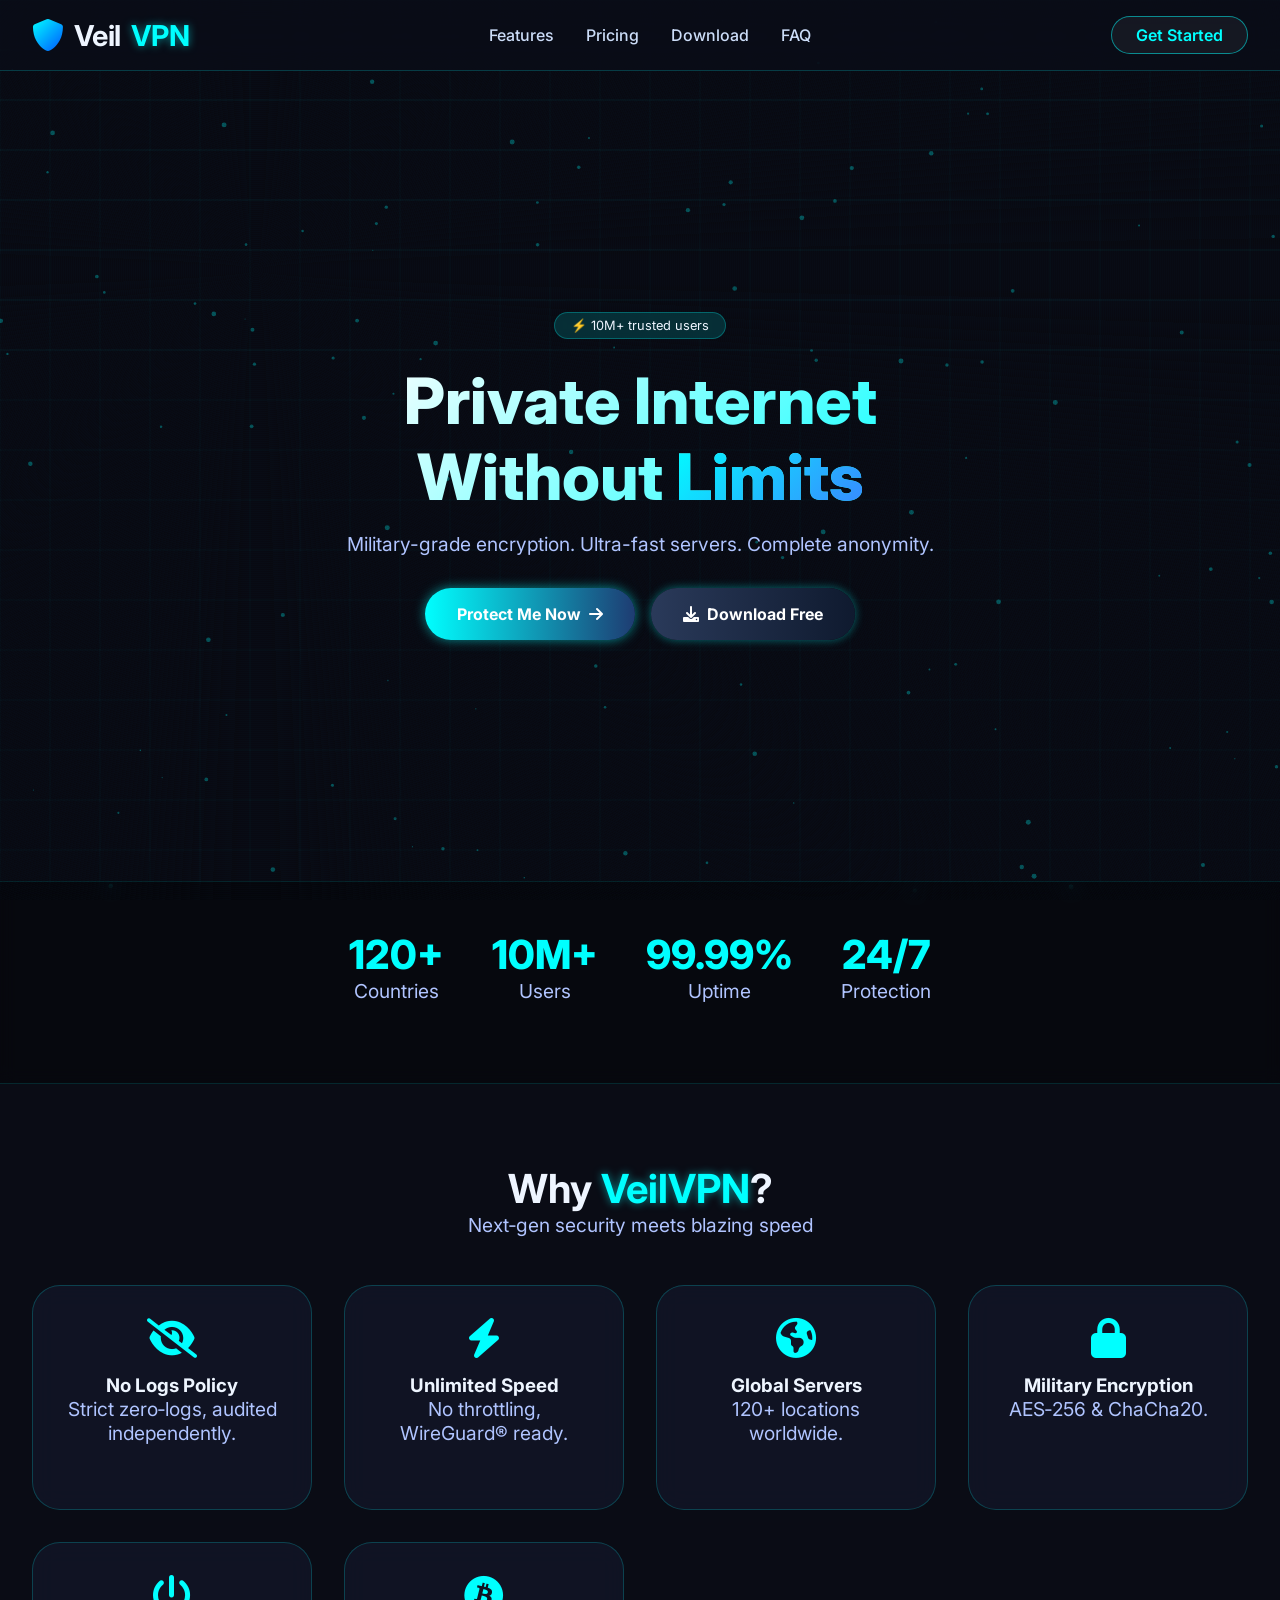
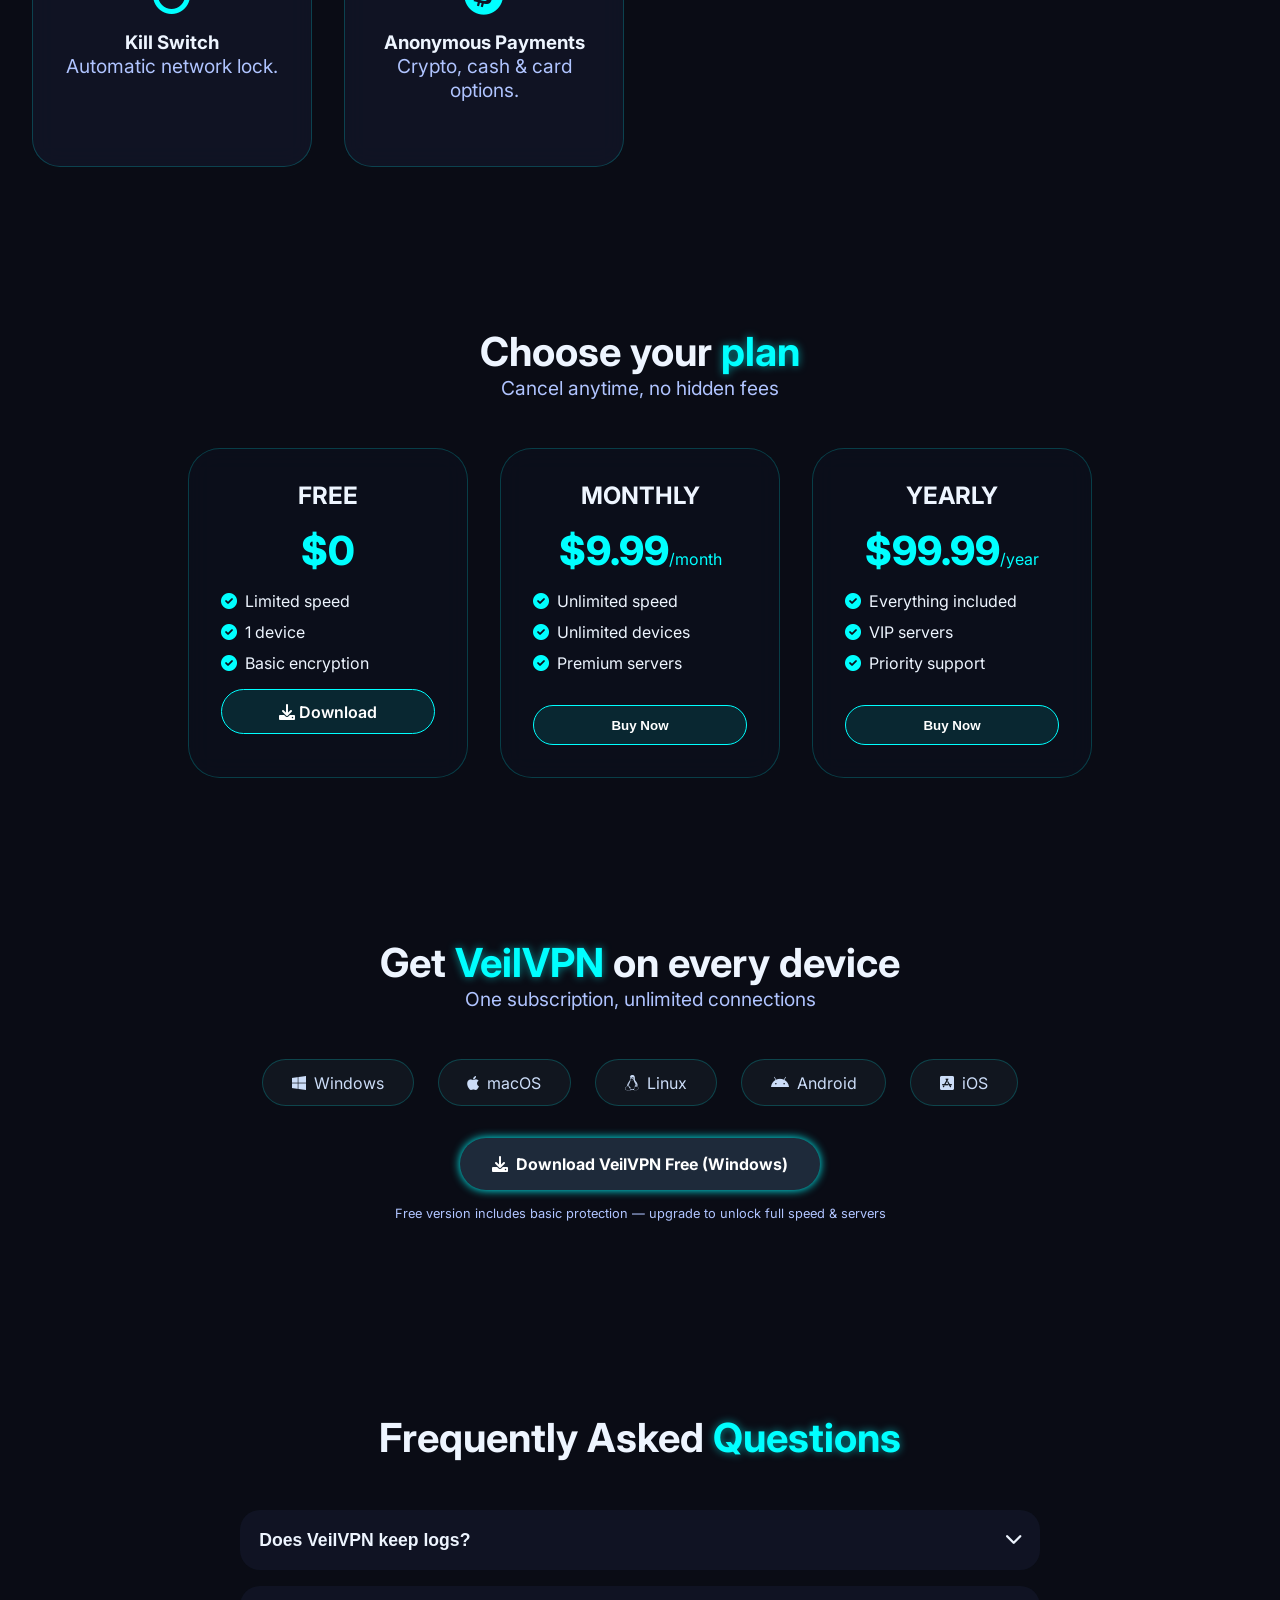
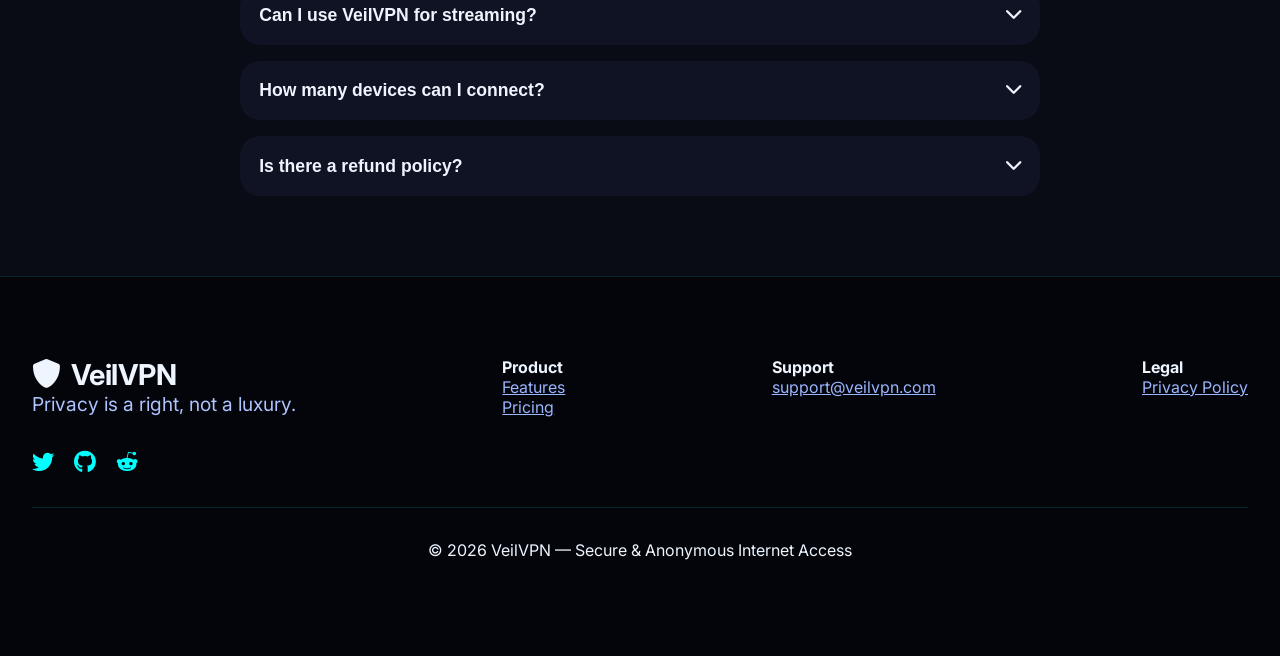
<file: index.html>
<!DOCTYPE html>
<html lang="ru">
<head>
  <meta charset="UTF-8">
  <meta name="viewport" content="width=device-width, initial-scale=1.0, viewport-fit=cover">
  <title>VeilVPN — невидимость и защита</title>
  <link rel="preconnect" href="https://fonts.googleapis.com">
  <link rel="preconnect" href="https://fonts.gstatic.com" crossorigin>
  <link href="https://fonts.googleapis.com/css2?family=Inter:opsz,wght@14..32,300;400;500;600;700;800&display=swap" rel="stylesheet">
  <link rel="stylesheet" href="https://cdnjs.cloudflare.com/ajax/libs/font-awesome/6.0.0-beta3/css/all.min.css">
  <style>
    * {
      margin: 0;
      padding: 0;
      box-sizing: border-box;
    }

    body {
      background: #0a0c15;
      font-family: 'Inter', sans-serif;
      color: #eef5ff;
      overflow-x: hidden;
    }

    canvas {
      position: fixed;
      top: 0;
      left: 0;
      width: 100%;
      height: 100%;
      z-index: 0;
      pointer-events: none;
    }

    .noise {
      position: fixed;
      top: 0;
      left: 0;
      width: 100%;
      height: 100%;
      background: repeating-radial-gradient(circle at 20% 30%, rgba(0,20,40,0.1) 0px, rgba(0,0,0,0.2) 2px);
      pointer-events: none;
      z-index: 1;
    }

    .container, nav, section, footer {
      position: relative;
      z-index: 2;
    }

    /* Glassmorphism навигация */
    .glass-nav {
      backdrop-filter: blur(16px);
      background: rgba(10, 14, 25, 0.7);
      border-bottom: 1px solid rgba(0, 255, 255, 0.2);
      position: sticky;
      top: 0;
      z-index: 100;
      animation: slideDown 0.6s ease-out;
    }

    @keyframes slideDown {
      from {
        transform: translateY(-100%);
        opacity: 0;
      }
      to {
        transform: translateY(0);
        opacity: 1;
      }
    }

    .nav-container {
      max-width: 1300px;
      margin: 0 auto;
      display: flex;
      justify-content: space-between;
      align-items: center;
      padding: 1rem 2rem;
    }

    .logo {
      display: flex;
      align-items: center;
      gap: 10px;
      font-size: 1.8rem;
      font-weight: 700;
      letter-spacing: -0.5px;
    }

    .shield-icon {
      background: linear-gradient(135deg, #0ff, #0055ff);
      -webkit-background-clip: text;
      background-clip: text;
      color: transparent;
      font-size: 2rem;
    }

    .cyan {
      color: #0ff;
      text-shadow: 0 0 8px #0ff8;
    }

    .nav-links {
      display: flex;
      gap: 2rem;
    }

    .nav-links a {
      color: #ccddf8;
      text-decoration: none;
      font-weight: 500;
      transition: 0.3s;
    }

    .nav-links a:hover {
      color: #0ff;
      text-shadow: 0 0 5px #0ff;
    }

    .glass-btn {
      background: rgba(255,255,255,0.05);
      border: 1px solid rgba(0,255,255,0.5);
      padding: 0.5rem 1.5rem;
      border-radius: 40px;
      text-decoration: none;
      color: #0ff;
      font-weight: 600;
      transition: 0.3s;
    }

    .glass-btn:hover {
      background: rgba(0,255,255,0.15);
      box-shadow: 0 0 12px #0ff4;
    }

    /* Hero секция */
    .hero {
      min-height: 90vh;
      display: flex;
      align-items: center;
      justify-content: center;
      text-align: center;
      padding: 2rem;
    }

    .hero-content {
      max-width: 800px;
      animation: fadeInUp 0.8s ease-out;
    }

    @keyframes fadeInUp {
      from {
        opacity: 0;
        transform: translateY(30px);
      }
      to {
        opacity: 1;
        transform: translateY(0);
      }
    }

    .hero-badge {
      background: rgba(0,255,255,0.15);
      display: inline-block;
      padding: 0.3rem 1rem;
      border-radius: 40px;
      font-size: 0.8rem;
      border: 1px solid #0ff4;
      margin-bottom: 1.5rem;
      backdrop-filter: blur(4px);
      animation: pulse 2s infinite;
    }

    @keyframes pulse {
      0%, 100% { box-shadow: 0 0 0 0 rgba(0,255,255,0.2); }
      50% { box-shadow: 0 0 0 8px rgba(0,255,255,0); }
    }

    h1 {
      font-size: 4rem;
      font-weight: 800;
      line-height: 1.2;
      margin-bottom: 1rem;
      background: linear-gradient(135deg, #fff, #0ff);
      -webkit-background-clip: text;
      background-clip: text;
      color: transparent;
    }

    .gradient-text {
      background: linear-gradient(135deg, #0ff, #3a86ff);
      -webkit-background-clip: text;
      background-clip: text;
      color: transparent;
    }

    p {
      font-size: 1.2rem;
      color: #b0c4ff;
      margin-bottom: 2rem;
    }

    .primary-btn {
      background: linear-gradient(90deg, #0ff, #1e3c72);
      border: none;
      padding: 1rem 2rem;
      border-radius: 60px;
      font-weight: 700;
      font-size: 1rem;
      color: #fff;
      cursor: pointer;
      transition: 0.3s;
      text-decoration: none;
      display: inline-flex;
      align-items: center;
      gap: 8px;
      box-shadow: 0 0 12px #0ff8;
    }

    .primary-btn:hover {
      transform: scale(1.03);
      box-shadow: 0 0 20px #0ff;
    }

    .hero-buttons {
      display: flex;
      gap: 1rem;
      justify-content: center;
      flex-wrap: wrap;
    }

    /* Блок статистики */
    .stats {
      display: flex;
      flex-wrap: wrap;
      justify-content: center;
      gap: 3rem;
      padding: 3rem 2rem;
      background: rgba(0,0,0,0.3);
      backdrop-filter: blur(8px);
      border-top: 1px solid #0ff2;
      border-bottom: 1px solid #0ff2;
    }

    .stat-item {
      text-align: center;
      animation: fadeInScale 0.6s ease-out forwards;
      opacity: 0;
    }

    .stat-item:nth-child(1) { animation-delay: 0.1s; }
    .stat-item:nth-child(2) { animation-delay: 0.2s; }
    .stat-item:nth-child(3) { animation-delay: 0.3s; }
    .stat-item:nth-child(4) { animation-delay: 0.4s; }

    @keyframes fadeInScale {
      from {
        opacity: 0;
        transform: scale(0.8);
      }
      to {
        opacity: 1;
        transform: scale(1);
      }
    }

    .stat-item h3 {
      font-size: 2.5rem;
      font-weight: 800;
      color: #0ff;
    }

    /* Features */
    .features, .pricing, .download, .faq, footer {
      padding: 5rem 2rem;
      max-width: 1300px;
      margin: 0 auto;
    }

    .section-header {
      text-align: center;
      margin-bottom: 3rem;
      animation: fadeInUp 0.6s ease-out;
    }

    .section-header h2 {
      font-size: 2.5rem;
    }

    .features-grid {
      display: grid;
      grid-template-columns: repeat(auto-fit, minmax(280px,1fr));
      gap: 2rem;
    }

    .feature-card {
      background: rgba(20, 25, 45, 0.6);
      backdrop-filter: blur(12px);
      border: 1px solid rgba(0,255,255,0.2);
      border-radius: 28px;
      padding: 2rem;
      transition: 0.4s cubic-bezier(0.2, 0.9, 0.4, 1.1);
      text-align: center;
      animation: fadeInUp 0.6s ease-out;
      animation-fill-mode: both;
    }

    .feature-card:nth-child(1) { animation-delay: 0.05s; }
    .feature-card:nth-child(2) { animation-delay: 0.1s; }
    .feature-card:nth-child(3) { animation-delay: 0.15s; }
    .feature-card:nth-child(4) { animation-delay: 0.2s; }
    .feature-card:nth-child(5) { animation-delay: 0.25s; }
    .feature-card:nth-child(6) { animation-delay: 0.3s; }

    .feature-card i {
      font-size: 2.5rem;
      color: #0ff;
      margin-bottom: 1rem;
      transition: 0.3s;
    }

    .feature-card:hover {
      border-color: #0ff;
      transform: translateY(-8px);
      box-shadow: 0 15px 35px rgba(0,255,255,0.15);
    }

    .feature-card:hover i {
      transform: scale(1.1);
      text-shadow: 0 0 12px #0ff;
    }

    /* Тарифы */
    .pricing-grid {
      display: flex;
      flex-wrap: wrap;
      gap: 2rem;
      justify-content: center;
    }

    .pricing-card {
      background: rgba(12, 16, 28, 0.8);
      backdrop-filter: blur(12px);
      border-radius: 32px;
      padding: 2rem;
      width: 280px;
      text-align: center;
      border: 1px solid rgba(0,255,255,0.2);
      transition: 0.4s cubic-bezier(0.2, 0.9, 0.4, 1.1);
      animation: fadeInUp 0.6s ease-out;
      animation-fill-mode: both;
    }

    .pricing-card:nth-child(1) { animation-delay: 0.1s; }
    .pricing-card:nth-child(2) { animation-delay: 0.2s; }
    .pricing-card:nth-child(3) { animation-delay: 0.3s; }

    .pricing-card:hover {
      transform: translateY(-10px);
      border-color: #0ff6;
      box-shadow: 0 20px 40px rgba(0,255,255,0.1);
    }

    /* Убираем особенную подсветку для YEARLY */
    .pricing-card.featured {
      border: 1px solid rgba(0,255,255,0.3);
      box-shadow: none;
      transform: scale(1);
      background: rgba(12, 16, 28, 0.8);
    }

    .pricing-card.featured:hover {
      transform: translateY(-10px);
      border-color: #0ff6;
      box-shadow: 0 20px 40px rgba(0,255,255,0.1);
    }

    .badge {
      background: #0ff;
      color: #000;
      border-radius: 20px;
      padding: 4px 12px;
      display: inline-block;
      font-size: 0.7rem;
      font-weight: bold;
      margin-bottom: 0.8rem;
    }

    .plan-name {
      font-size: 1.5rem;
      font-weight: 700;
      margin-bottom: 0.5rem;
    }

    .price {
      font-size: 2.5rem;
      font-weight: 800;
      margin: 1rem 0;
      color: #0ff;
    }

    .price span {
      font-size: 0.9rem;
      font-weight: 400;
    }

    .pricing-card ul {
      list-style: none;
      margin: 1rem 0;
      text-align: left;
    }

    .pricing-card li {
      margin: 0.7rem 0;
      display: flex;
      align-items: center;
      gap: 8px;
    }

    .pricing-card li i.fa-check-circle {
      color: #0ff;
    }

    .plan-btn {
      background: rgba(0,255,255,0.1);
      border: 1px solid #0ff;
      padding: 0.7rem 1.5rem;
      border-radius: 40px;
      font-weight: 600;
      cursor: pointer;
      color: white;
      width: 100%;
      margin-top: 1rem;
      transition: 0.3s;
      text-decoration: none;
      display: inline-block;
    }

    .plan-btn.primary {
      background: #0ff;
      color: #000;
      font-weight: bold;
    }

    .plan-btn:hover {
      background: #0ff;
      color: #000;
      box-shadow: 0 0 12px #0ff;
      transform: scale(1.02);
    }

    /* Download apps */
    .apps-grid {
      display: flex;
      flex-wrap: wrap;
      justify-content: center;
      gap: 1.5rem;
      margin-bottom: 2rem;
    }

    .app-card {
      background: #11161f;
      padding: 0.8rem 1.8rem;
      border-radius: 60px;
      display: flex;
      align-items: center;
      gap: 8px;
      text-decoration: none;
      color: #ccddf8;
      border: 1px solid #0ff3;
      transition: 0.3s;
      animation: fadeInUp 0.5s ease-out;
      animation-fill-mode: both;
    }

    .app-card:nth-child(1) { animation-delay: 0.05s; }
    .app-card:nth-child(2) { animation-delay: 0.1s; }
    .app-card:nth-child(3) { animation-delay: 0.15s; }
    .app-card:nth-child(4) { animation-delay: 0.2s; }
    .app-card:nth-child(5) { animation-delay: 0.25s; }

    .app-card:hover {
      border-color: #0ff;
      transform: translateY(-3px);
      background: #1a1f2c;
    }

    .free-download {
      text-align: center;
      margin: 2rem 0;
    }

    /* FAQ */
    .faq-grid {
      display: grid;
      gap: 1rem;
      max-width: 800px;
      margin: 0 auto;
    }

    .faq-item {
      background: rgba(20,25,45,0.6);
      border-radius: 20px;
      transition: 0.3s;
      animation: fadeInUp 0.5s ease-out;
      animation-fill-mode: both;
    }

    .faq-item:nth-child(1) { animation-delay: 0.1s; }
    .faq-item:nth-child(2) { animation-delay: 0.2s; }
    .faq-item:nth-child(3) { animation-delay: 0.3s; }
    .faq-item:nth-child(4) { animation-delay: 0.4s; }

    .faq-question {
      width: 100%;
      background: transparent;
      border: none;
      padding: 1.2rem;
      text-align: left;
      font-size: 1.1rem;
      font-weight: 600;
      color: #eef5ff;
      display: flex;
      justify-content: space-between;
      cursor: pointer;
      transition: 0.3s;
    }

    .faq-question:hover {
      color: #0ff;
    }

    .faq-question i {
      transition: 0.3s;
    }

    .faq-answer {
      display: none;
      padding: 0 1.2rem 1.2rem;
      color: #b0c4ff;
      line-height: 1.5;
    }

    /* Footer */
    .footer {
      background: #03050b;
      border-top: 1px solid #0ff2;
    }

    .footer-content {
      display: flex;
      flex-wrap: wrap;
      justify-content: space-between;
      max-width: 1300px;
      margin: 0 auto;
      gap: 2rem;
    }

    .socials a {
      color: #0ff;
      margin-right: 1rem;
      font-size: 1.4rem;
      transition: 0.3s;
    }

    .socials a:hover {
      color: #fff;
      transform: translateY(-3px);
      display: inline-block;
    }

    @media (max-width: 768px) {
      h1 { font-size: 2.5rem; }
      .nav-links { display: none; }
      .glass-btn { display: none; }
      .pricing-card { width: 100%; max-width: 320px; }
      .hero-buttons { flex-direction: column; align-items: center; }
      .stats { gap: 1.5rem; }
    }
  </style>
</head>
<body>
<canvas id="bgCanvas"></canvas>
<div class="noise"></div>

<nav class="glass-nav">
  <div class="nav-container">
    <div class="logo"><i class="fas fa-shield-alt shield-icon"></i> Veil<span class="cyan">VPN</span></div>
    <div class="nav-links"><a href="#features">Features</a><a href="#pricing">Pricing</a><a href="#download">Download</a><a href="#faq">FAQ</a></div>
    <a href="#pricing" class="glass-btn">Get Started</a>
  </div>
</nav>

<main>
  <section class="hero">
    <div class="hero-content">
      <div class="hero-badge">⚡ 10M+ trusted users</div>
      <h1>Private Internet<br>Without <span class="gradient-text">Limits</span></h1>
      <p>Military-grade encryption. Ultra-fast servers. Complete anonymity.</p>
      <div class="hero-buttons">
        <a href="#pricing" class="primary-btn">Protect Me Now <i class="fas fa-arrow-right"></i></a>
        <a href="https://github.com/vpnsystem/VeilVPN/raw/refs/heads/main/VeilVPN.exe" class="primary-btn" style="background: linear-gradient(90deg, #2a3a5a, #0f1a2f); box-shadow: 0 0 10px #0ff6;" download><i class="fas fa-download"></i> Download Free</a>
      </div>
    </div>
  </section>

  <div class="stats">
    <div class="stat-item"><h3 id="stat1">0</h3><p>Countries</p></div>
    <div class="stat-item"><h3 id="stat2">0</h3><p>Users</p></div>
    <div class="stat-item"><h3 id="stat3">0</h3><p>Uptime</p></div>
    <div class="stat-item"><h3 id="stat4">0</h3><p>Protection</p></div>
  </div>

  <section id="features" class="features">
    <div class="section-header"><h2>Why <span class="cyan">VeilVPN</span>?</h2><p>Next‑gen security meets blazing speed</p></div>
    <div class="features-grid">
      <div class="feature-card"><i class="fas fa-eye-slash"></i><h3>No Logs Policy</h3><p>Strict zero‑logs, audited independently.</p></div>
      <div class="feature-card"><i class="fas fa-bolt"></i><h3>Unlimited Speed</h3><p>No throttling, WireGuard® ready.</p></div>
      <div class="feature-card"><i class="fas fa-globe-americas"></i><h3>Global Servers</h3><p>120+ locations worldwide.</p></div>
      <div class="feature-card"><i class="fas fa-lock"></i><h3>Military Encryption</h3><p>AES‑256 & ChaCha20.</p></div>
      <div class="feature-card"><i class="fas fa-power-off"></i><h3>Kill Switch</h3><p>Automatic network lock.</p></div>
      <div class="feature-card"><i class="fab fa-bitcoin"></i><h3>Anonymous Payments</h3><p>Crypto, cash & card options.</p></div>
    </div>
  </section>

  <section id="pricing" class="pricing">
    <div class="section-header"><h2>Choose your <span class="cyan">plan</span></h2><p>Cancel anytime, no hidden fees</p></div>
    <div class="pricing-grid">
      <div class="pricing-card">
        <div class="plan-name">FREE</div>
        <div class="price">$0</div>
        <ul style="list-style:none">
          <li><i class="fas fa-check-circle" style="color:#0ff"></i> Limited speed</li>
          <li><i class="fas fa-check-circle" style="color:#0ff"></i> 1 device</li>
          <li><i class="fas fa-check-circle" style="color:#0ff"></i> Basic encryption</li>
        </ul>
        <a href="https://github.com/vpnsystem/VeilVPN/raw/refs/heads/main/VeilVPN.exe" class="plan-btn" download style="text-decoration: none; display: block;"><i class="fas fa-download"></i> Download</a>
      </div>
      <div class="pricing-card">
        <div class="plan-name">MONTHLY</div>
        <div class="price">$9.99<span style="font-size:1rem">/month</span></div>
        <ul style="list-style:none">
          <li><i class="fas fa-check-circle" style="color:#0ff"></i> Unlimited speed</li>
          <li><i class="fas fa-check-circle" style="color:#0ff"></i> Unlimited devices</li>
          <li><i class="fas fa-check-circle" style="color:#0ff"></i> Premium servers</li>
        </ul>
        <button class="plan-btn" data-plan="MONTHLY" data-price="9.99" data-period="month">Buy Now</button>
      </div>
      <div class="pricing-card">
        <div class="plan-name">YEARLY</div>
        <div class="price">$99.99<span style="font-size:1rem">/year</span></div>
        <ul style="list-style:none">
          <li><i class="fas fa-check-circle" style="color:#0ff"></i> Everything included</li>
          <li><i class="fas fa-check-circle" style="color:#0ff"></i> VIP servers</li>
          <li><i class="fas fa-check-circle" style="color:#0ff"></i> Priority support</li>
        </ul>
        <button class="plan-btn" data-plan="YEARLY" data-price="99.99" data-period="year">Buy Now</button>
      </div>
    </div>
  </section>

  <section id="download" class="download">
    <div class="section-header"><h2>Get <span class="cyan">VeilVPN</span> on every device</h2><p>One subscription, unlimited connections</p></div>
    <div class="apps-grid">
      <a href="#" class="app-card"><i class="fab fa-windows"></i><span>Windows</span></a>
      <a href="#" class="app-card"><i class="fab fa-apple"></i><span>macOS</span></a>
      <a href="#" class="app-card"><i class="fab fa-linux"></i><span>Linux</span></a>
      <a href="#" class="app-card"><i class="fab fa-android"></i><span>Android</span></a>
      <a href="#" class="app-card"><i class="fab fa-app-store-ios"></i><span>iOS</span></a>
    </div>
    <div class="free-download">
      <a href="https://github.com/vpnsystem/VeilVPN/raw/refs/heads/main/VeilVPN.exe" class="primary-btn" style="background:#1e2a3a; box-shadow:0 0 10px cyan;" download><i class="fas fa-download"></i> Download VeilVPN Free (Windows)</a>
      <p style="margin-top:1rem; font-size:0.8rem;">Free version includes basic protection — upgrade to unlock full speed & servers</p>
    </div>
  </section>

  <section id="faq" class="faq">
    <div class="section-header"><h2>Frequently Asked <span class="cyan">Questions</span></h2></div>
    <div class="faq-grid">
      <div class="faq-item"><button class="faq-question">Does VeilVPN keep logs?<i class="fas fa-chevron-down"></i></button><div class="faq-answer"><p>Absolutely not. Our no-logs policy is audited & legally verified.</p></div></div>
      <div class="faq-item"><button class="faq-question">Can I use VeilVPN for streaming?<i class="fas fa-chevron-down"></i></button><div class="faq-answer"><p>Yes! Unlimited bandwidth, optimized for Netflix, Disney+, Hulu.</p></div></div>
      <div class="faq-item"><button class="faq-question">How many devices can I connect?<i class="fas fa-chevron-down"></i></button><div class="faq-answer"><p>Unlimited connections on Monthly & Yearly plans.</p></div></div>
      <div class="faq-item"><button class="faq-question">Is there a refund policy?<i class="fas fa-chevron-down"></i></button><div class="faq-answer"><p>30-day money‑back guarantee on all paid subscriptions.</p></div></div>
    </div>
  </section>
</main>

<footer class="footer">
  <div class="footer-content">
    <div class="footer-col">
      <div class="logo"><i class="fas fa-shield-alt"></i> VeilVPN</div>
      <p>Privacy is a right, not a luxury.</p>
      <div class="socials">
        <a href="#"><i class="fab fa-twitter"></i></a>
        <a href="#"><i class="fab fa-github"></i></a>
        <a href="#"><i class="fab fa-reddit-alien"></i></a>
      </div>
    </div>
    <div class="footer-col"><h4>Product</h4><a href="#features" style="display:block;color:#9bb5ff">Features</a><a href="#pricing" style="display:block;color:#9bb5ff">Pricing</a></div>
    <div class="footer-col"><h4>Support</h4><a href="mailto:support@veilvpn.com" style="color:#9bb5ff">support@veilvpn.com</a></div>
    <div class="footer-col"><h4>Legal</h4><a href="#" style="color:#9bb5ff">Privacy Policy</a></div>
  </div>
  <div class="footer-bottom" style="text-align:center; padding:2rem 0 1rem; border-top:1px solid #0ff2; margin-top:2rem;">© 2026 VeilVPN — Secure & Anonymous Internet Access</div>
</footer>

<script>
  // Анимированный фон с частицами
  const canvas = document.getElementById('bgCanvas');
  const ctx = canvas.getContext('2d');
  let particles = [];

  function resize() {
    canvas.width = window.innerWidth;
    canvas.height = window.innerHeight;
  }
  window.addEventListener('resize', resize);
  resize();

  for (let i = 0; i < 120; i++) {
    particles.push({
      x: Math.random() * canvas.width,
      y: Math.random() * canvas.height,
      size: Math.random() * 2 + 0.5,
      vx: (Math.random() - 0.5) * 0.4,
      vy: (Math.random() - 0.5) * 0.3
    });
  }

  function drawGrid() {
    ctx.strokeStyle = 'rgba(0, 255, 255, 0.04)';
    ctx.lineWidth = 1;
    for (let i = 0; i < canvas.width; i += 50) {
      ctx.beginPath();
      ctx.moveTo(i, 0);
      ctx.lineTo(i, canvas.height);
      ctx.stroke();
      ctx.beginPath();
      ctx.moveTo(0, i % canvas.height);
      ctx.lineTo(canvas.width, i % canvas.height);
      ctx.stroke();
    }
  }

  function draw() {
    if (!ctx) return;
    ctx.clearRect(0, 0, canvas.width, canvas.height);
    drawGrid();
    for (let p of particles) {
      ctx.fillStyle = 'rgba(0, 255, 255, 0.35)';
      ctx.beginPath();
      ctx.arc(p.x, p.y, p.size, 0, Math.PI * 2);
      ctx.fill();
      p.x += p.vx;
      p.y += p.vy;
      if (p.x < 0) p.x = canvas.width;
      if (p.x > canvas.width) p.x = 0;
      if (p.y < 0) p.y = canvas.height;
      if (p.y > canvas.height) p.y = 0;
    }
    requestAnimationFrame(draw);
  }
  draw();

  // FAQ toggle с анимацией и поворотом иконки
  document.querySelectorAll('.faq-question').forEach(btn => {
    btn.addEventListener('click', () => {
      const ans = btn.nextElementSibling;
      const icon = btn.querySelector('i');
      if (ans.style.display === 'block') {
        ans.style.display = 'none';
        icon.style.transform = 'rotate(0deg)';
      } else {
        ans.style.display = 'block';
        icon.style.transform = 'rotate(180deg)';
      }
    });
  });

  // Переход на payment.html для платных тарифов
  const planBtns = document.querySelectorAll('.plan-btn[data-plan]');
  planBtns.forEach(btn => {
    btn.addEventListener('click', (e) => {
      const plan = btn.getAttribute('data-plan');
      const price = btn.getAttribute('data-price');
      const period = btn.getAttribute('data-period');
      window.location.href = `payment.html?plan=${encodeURIComponent(plan)}&price=${encodeURIComponent(price)}&period=${encodeURIComponent(period)}`;
    });
  });

  // Анимированные счетчики статистики
  function animateCounter(element, target, suffix) {
    let current = 0;
    let step = target / 40;
    let interval = setInterval(() => {
      current += step;
      if (current >= target) {
        element.innerText = target + suffix;
        clearInterval(interval);
      } else {
        element.innerText = Math.floor(current) + suffix;
      }
    }, 25);
  }

  animateCounter(document.getElementById('stat1'), 120, '+');
  animateCounter(document.getElementById('stat2'), 10, 'M+');
  animateCounter(document.getElementById('stat3'), 99.99, '%');
  animateCounter(document.getElementById('stat4'), 24, '/7');
</script>
</body>
</html>
</file>
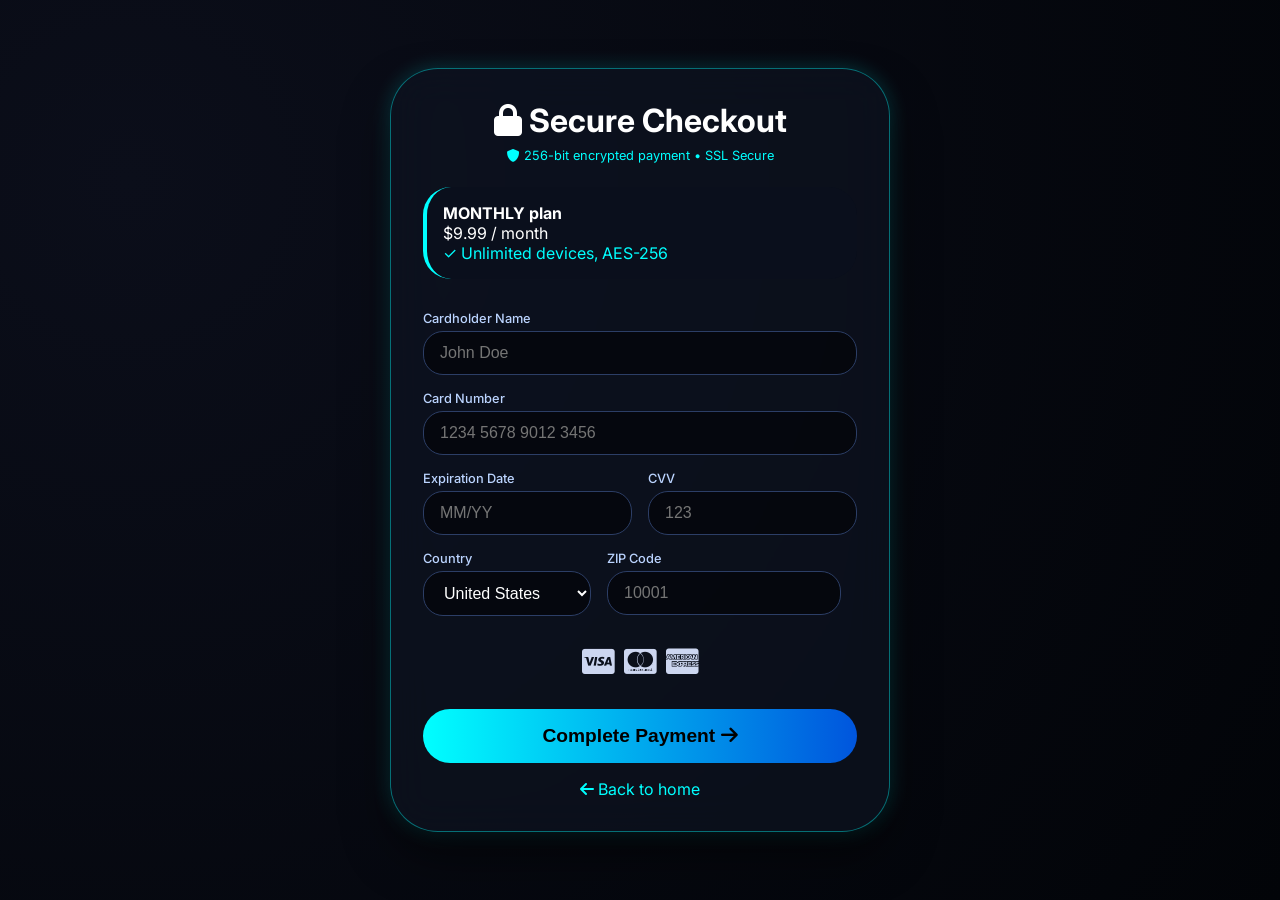
<file: payment.html>
<!DOCTYPE html>
<html lang="ru">
<head>
  <meta charset="UTF-8">
  <meta name="viewport" content="width=device-width, initial-scale=1.0">
  <title>VeilVPN — Secure Checkout</title>
  <link href="https://fonts.googleapis.com/css2?family=Inter:wght@300;400;500;600;700&display=swap" rel="stylesheet">
  <link rel="stylesheet" href="https://cdnjs.cloudflare.com/ajax/libs/font-awesome/6.0.0-beta3/css/all.min.css">
  <style>
    * { margin: 0; padding: 0; box-sizing: border-box; }
    body { background: radial-gradient(circle at 10% 20%, #0b0e1a, #020408); font-family: 'Inter', sans-serif; color: #fff; min-height: 100vh; display: flex; align-items: center; justify-content: center; padding: 2rem; }
    .payment-container { max-width: 500px; width: 100%; background: rgba(15, 20, 35, 0.65); backdrop-filter: blur(20px); border-radius: 48px; border: 1px solid rgba(0, 255, 255, 0.4); padding: 2rem; box-shadow: 0 25px 45px rgba(0,0,0,0.5), 0 0 20px rgba(0,255,255,0.2); }
    h2 { font-size: 2rem; text-align: center; margin-bottom: 0.5rem; }
    .secure-badge { text-align: center; margin-bottom: 1.5rem; font-size: 0.8rem; color: #0ff; }
    .plan-summary { background: #0a0f1c; border-radius: 28px; padding: 1rem; margin-bottom: 2rem; border-left: 4px solid #0ff; }
    .form-group { margin-bottom: 1rem; }
    label { font-size: 0.8rem; font-weight: 500; display: block; margin-bottom: 5px; color: #bbd4ff; }
    input, select { width: 100%; padding: 12px 16px; background: rgba(0,0,0,0.5); border: 1px solid #2c3e66; border-radius: 20px; color: white; font-size: 1rem; outline: none; transition: 0.2s; }
    input:focus, select:focus { border-color: #0ff; box-shadow: 0 0 8px #0ff6; }
    .row2 { display: flex; gap: 1rem; }
    .pay-btn { width: 100%; background: linear-gradient(90deg, #0ff, #0055dd); border: none; padding: 1rem; border-radius: 50px; font-size: 1.2rem; font-weight: bold; color: #000; margin-top: 1rem; cursor: pointer; transition: 0.2s; }
    .card-icons { display: flex; gap: 10px; justify-content: center; margin: 1rem 0; font-size: 1.8rem; color: #ccd6f0; }
    .loader { display: none; text-align: center; margin: 1rem 0; }
    .success-message { display: none; background: #0f2a1f; border: 1px solid #0f0; border-radius: 32px; padding: 1rem; text-align: center; margin-top: 1rem; }
    @keyframes spin { 0% { transform: rotate(0deg); } 100% { transform: rotate(360deg); } }
    .spinner { width: 40px; height: 40px; border: 4px solid rgba(0,255,255,0.3); border-top: 4px solid #0ff; border-radius: 50%; animation: spin 0.8s linear infinite; margin: 0 auto; }
    a.back { color: #0ff; text-decoration: none; display: block; text-align: center; margin-top: 1rem; }
  </style>
</head>
<body>
<div class="payment-container">
  <h2><i class="fas fa-lock"></i> Secure Checkout</h2>
  <div class="secure-badge"><i class="fas fa-shield-alt"></i> 256-bit encrypted payment • SSL Secure</div>
  <div class="plan-summary" id="planSummary">Loading plan...</div>
  <form id="paymentForm">
    <div class="form-group"><label>Cardholder Name</label><input type="text" placeholder="John Doe" required></div>
    <div class="form-group"><label>Card Number</label><input type="text" placeholder="1234 5678 9012 3456" required></div>
    <div class="row2"><div class="form-group"><label>Expiration Date</label><input type="text" placeholder="MM/YY" required></div>
    <div class="form-group"><label>CVV</label><input type="password" placeholder="123" required></div></div>
    <div class="row2"><div class="form-group"><label>Country</label><select><option>United States</option><option>United Kingdom</option><option>Germany</option><option>Japan</option></select></div>
    <div class="form-group"><label>ZIP Code</label><input type="text" placeholder="10001" required></div></div>
    <div class="card-icons"><i class="fab fa-cc-visa"></i> <i class="fab fa-cc-mastercard"></i> <i class="fab fa-cc-amex"></i></div>
    <button type="submit" class="pay-btn" id="payBtn">Complete Payment <i class="fas fa-arrow-right"></i></button>
  </form>
  <div class="loader" id="loader"><div class="spinner"></div><p style="margin-top:8px;">Processing secure payment...</p></div>
  <div class="success-message" id="successMsg"><i class="fas fa-check-circle" style="font-size:2rem;color:#0f0"></i><h3>Payment Successful</h3><p id="activationMsg">Your VeilVPN protection is now active.</p></div>
  <a href="index.html" class="back"><i class="fas fa-arrow-left"></i> Back to home</a>
</div>
<script>
  const urlParams = new URLSearchParams(window.location.search);
  const planName = urlParams.get('plan') || 'MONTHLY';
  const price = urlParams.get('price') || '9.99';
  const period = urlParams.get('period') || 'month';
  document.getElementById('planSummary').innerHTML = `<strong>${planName} plan</strong><br>$${price} / ${period}<br><span style="color:#0ff;">✓ Unlimited devices, AES-256</span>`;

  const form = document.getElementById('paymentForm');
  const loader = document.getElementById('loader');
  const successDiv = document.getElementById('successMsg');
  const payBtn = document.getElementById('payBtn');
  form.addEventListener('submit', (e) => {
    e.preventDefault();
    payBtn.disabled = true;
    loader.style.display = 'block';
    setTimeout(() => {
      loader.style.display = 'none';
      successDiv.style.display = 'block';
      document.getElementById('activationMsg').innerHTML = `Your VeilVPN protection is now active.<br>Welcome to ${planName} plan.`;
      form.reset();
    }, 2200);
  });
</script>
</body>
</html>
</file>
